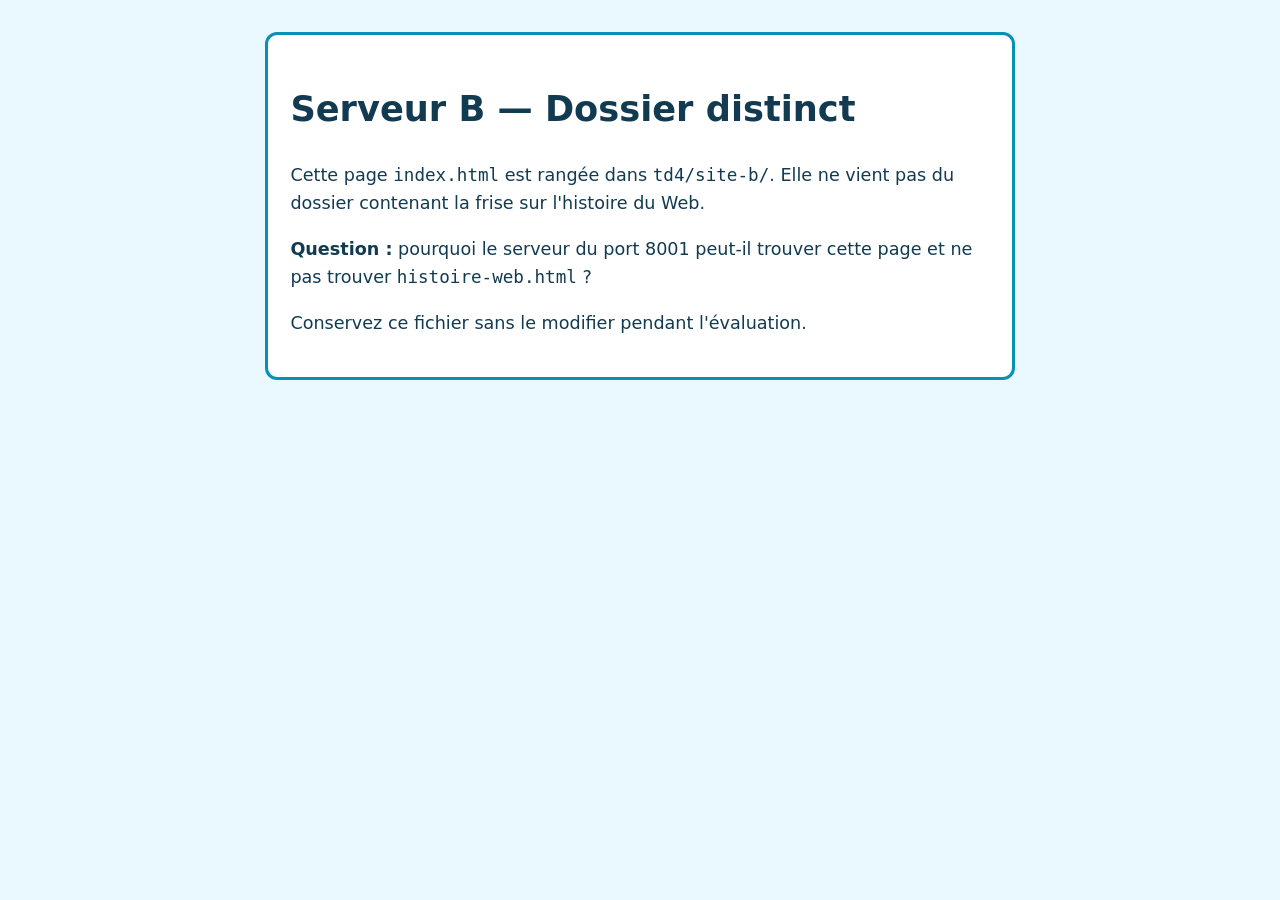
<file: td4/site-b/index.html>
<!doctype html>
<html lang="fr">
<head><meta charset="utf-8"><meta name="viewport" content="width=device-width,initial-scale=1">
<title>Deuxième serveur — BUT TC Toulon</title>
<style>body{font:1.1rem/1.6 system-ui,sans-serif;max-width:750px;padding:2rem;margin:auto;color:#123b52;background:#e9f9ff}main{background:white;padding:1.4rem;border:3px solid #0891b2;border-radius:12px}</style>
</head>
<body><main>
<h1>Serveur B — Dossier distinct</h1>
<p>Cette page <code>index.html</code> est rangée dans <code>td4/site-b/</code>. Elle ne vient pas du dossier contenant la frise sur l'histoire du Web.</p>
<p><strong>Question :</strong> pourquoi le serveur du port 8001 peut-il trouver cette page et ne pas trouver <code>histoire-web.html</code> ?</p>
<p>Conservez ce fichier sans le modifier pendant l'évaluation.</p>
</main></body>
</html>
</file>
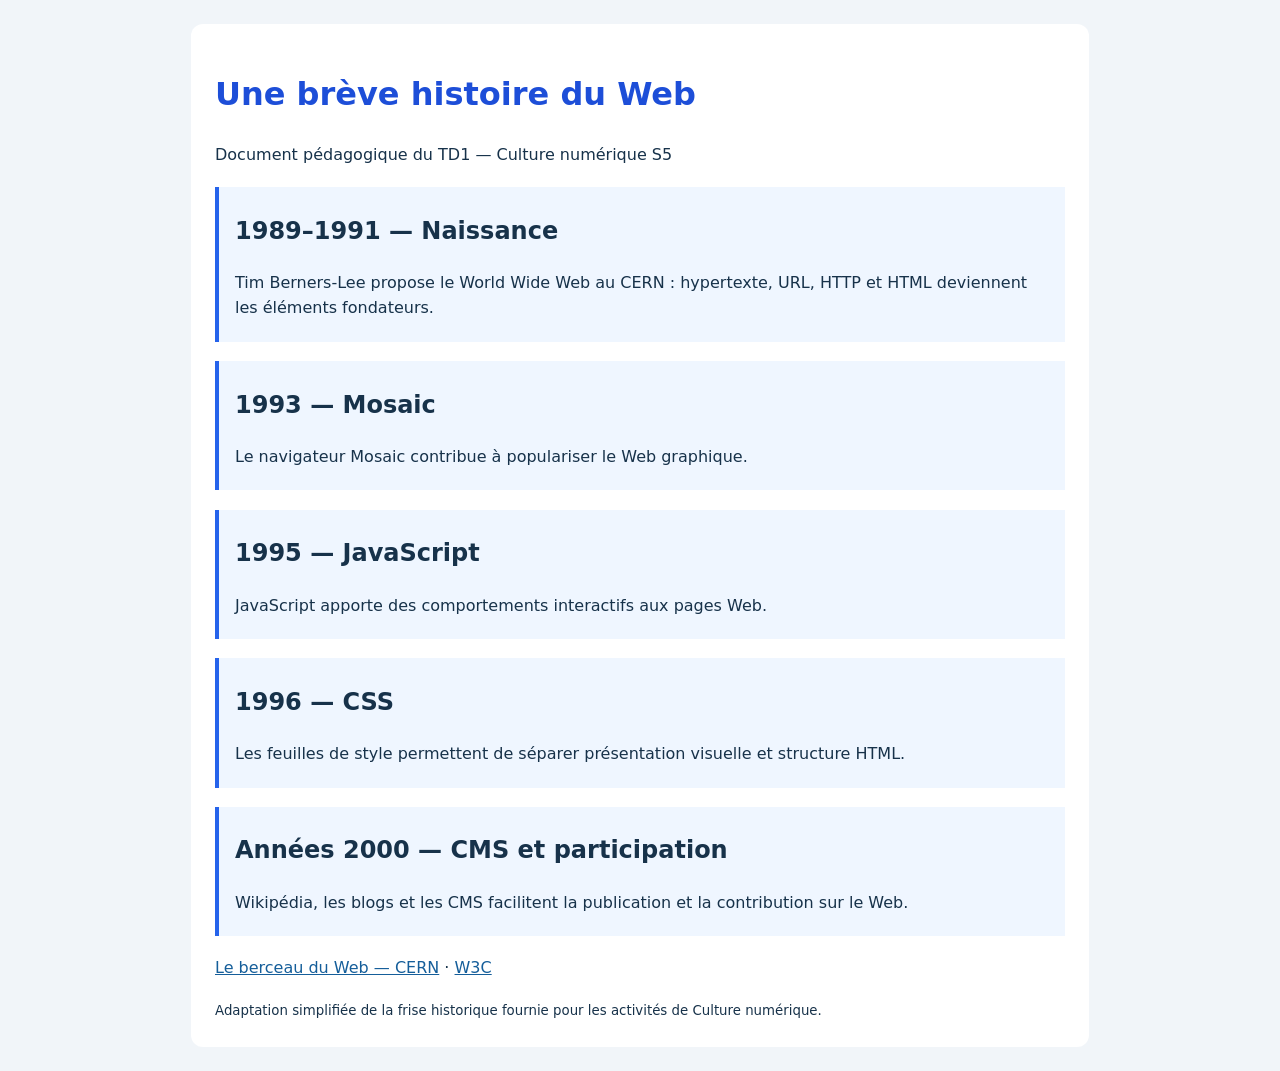
<file: frise-histoire-web.html>
<!doctype html>
<html lang="fr"><head><meta charset="utf-8"><meta name="viewport" content="width=device-width,initial-scale=1">
<title>Une brève histoire du Web</title>
<style>body{font:1rem/1.6 system-ui,sans-serif;background:#f1f5f9;color:#17324a;padding:1rem}main{max-width:850px;background:white;margin:auto;padding:1.5rem;border-radius:12px}article{border-left:4px solid #2563eb;background:#eff6ff;padding:.3rem 1rem;margin:1.2rem 0}h1{color:#1d4ed8}a{color:#155e9a}</style></head>
<body><main><header><h1>Une brève histoire du Web</h1><p>Document pédagogique du TD1 — Culture numérique S5</p></header>
<section aria-label="Frise historique">
<article><h2>1989–1991 — Naissance</h2><p>Tim Berners-Lee propose le World Wide Web au CERN : hypertexte, URL, HTTP et HTML deviennent les éléments fondateurs.</p></article>
<article><h2>1993 — Mosaic</h2><p>Le navigateur Mosaic contribue à populariser le Web graphique.</p></article>
<article><h2>1995 — JavaScript</h2><p>JavaScript apporte des comportements interactifs aux pages Web.</p></article>
<article><h2>1996 — CSS</h2><p>Les feuilles de style permettent de séparer présentation visuelle et structure HTML.</p></article>
<article><h2>Années 2000 — CMS et participation</h2><p>Wikipédia, les blogs et les CMS facilitent la publication et la contribution sur le Web.</p></article>
</section><p><a href="https://home.cern/fr/science/computing/birth-web/where-web-was-born/">Le berceau du Web — CERN</a> · <a href="https://www.w3.org/">W3C</a></p>
<footer><small>Adaptation simplifiée de la frise historique fournie pour les activités de Culture numérique.</small></footer></main></body></html>
</file>
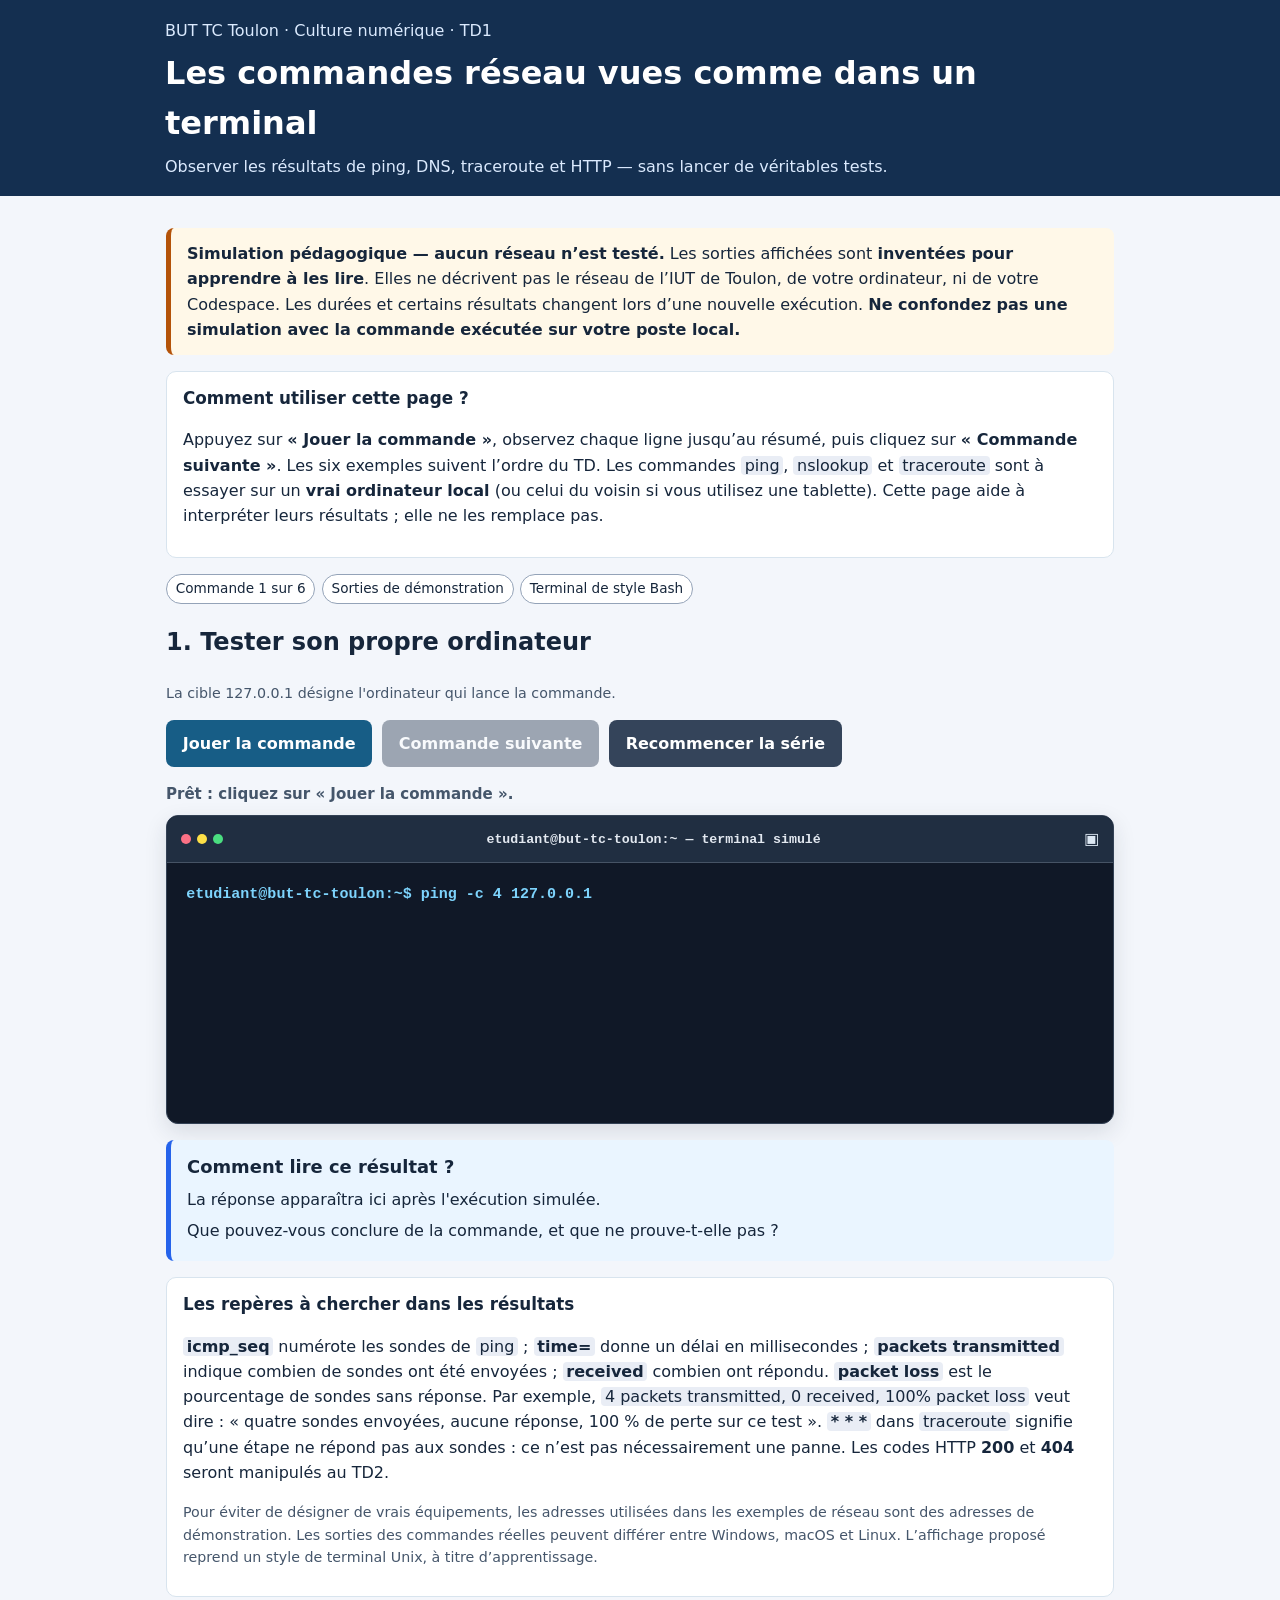
<file: td1/terminal-reseau.html>
<!doctype html>
<html lang="fr">
<head>
  <meta charset="utf-8">
  <meta name="viewport" content="width=device-width, initial-scale=1">
  <title>TD1 — Simulateur de terminal réseau — BUT TC Toulon</title>
  <style>
    :root{color-scheme:light;--paper:#f3f6fb;--ink:#16263b;--muted:#45566b;--accent:#175d86;--terminal:#101827;--terminalInk:#dce7f2}
    *{box-sizing:border-box}
    body{margin:0;background:var(--paper);color:var(--ink);font:1rem/1.58 system-ui,-apple-system,Segoe UI,sans-serif}
    main{max-width:980px;margin:auto;padding:1rem 1rem 3rem}
    header{background:#142f50;color:white;padding:1.1rem max(1rem,calc((100% - 950px)/2));}
    header h1{font-size:clamp(1.5rem,3vw,2rem);margin:.3rem 0}
    header p{margin:0;color:#dbeafe}
    .warning{border-left:5px solid #b45309;background:#fff8e8;padding:.8rem 1rem;margin:1rem 0;border-radius:8px}
    .info{border:1px solid #d8e4ee;background:white;border-radius:10px;padding:.8rem 1rem}
    .info h2{font-size:1.05rem;margin:0 0 .35rem}
    code{font:inherit;background:#e9edf5;border-radius:4px;padding:0 .23rem}
    .control{display:flex;gap:.6rem;flex-wrap:wrap;align-items:center;margin:1rem 0}
    button{background:var(--accent);color:white;border:0;border-radius:8px;padding:.68rem 1.05rem;font:inherit;font-weight:650;cursor:pointer}
    button.secondary{background:#34445a}
    button:disabled{opacity:.45;cursor:not-allowed}
    button:focus-visible,a:focus-visible{outline:3px solid #d97706;outline-offset:3px}
    #status{margin:0 0 .5rem;font-size:.94rem;font-weight:650;color:var(--muted)}
    .shell{background:var(--terminal);color:var(--terminalInk);border:1px solid #334155;border-radius:12px;overflow:hidden;box-shadow:0 8px 22px #1e293b20}
    .shell-head{background:#202e41;border-bottom:1px solid #465365;display:flex;align-items:center;justify-content:space-between;gap:1rem;padding:.65rem .85rem}
    .dots{display:flex;gap:.35rem}.dot{height:.65rem;width:.65rem;background:#fb7185;border-radius:50%}.dot:nth-child(2){background:#fde047}.dot:nth-child(3){background:#4ade80}
    .shell-head strong{font:600 .83rem ui-monospace,SFMono-Regular,Consolas,monospace;color:#e2e8f0}
    pre{margin:0;min-height:260px;padding:1.2rem;overflow:auto;white-space:pre-wrap;overflow-wrap:anywhere;font:clamp(.8rem,1.7vw,.94rem)/1.72 ui-monospace,SFMono-Regular,Consolas,"Liberation Mono",monospace}
    .line{display:block;white-space:pre-wrap}.prompt{color:#7dd3fc;font-weight:650}.reply{color:#bbf7d0}.alert{color:#fdba74}.summary{color:#fef08a;font-weight:650}.neutral{color:#dce7f2}
    .interpret{margin:1rem 0;background:#eaf5ff;border-left:5px solid #2563eb;border-radius:8px;padding:.8rem 1rem}
    .interpret h2{font-size:1.12rem;margin:0 0 .3rem}
    .interpret p{margin:.35rem 0}
    .readout{display:flex;gap:.4rem;flex-wrap:wrap;margin:1rem 0}
    .tag{border:1px solid #94a3b8;padding:.2rem .55rem;border-radius:25px;font-size:.85rem;background:#fff}
    .small{font-size:.89rem;color:var(--muted)}
    @media(max-width:620px){main{padding:.75rem .7rem 2rem}.control button{flex-grow:1}pre{padding:.8rem;min-height:215px}.shell-head{padding:.5rem}}
    @media(prefers-reduced-motion:reduce){*{scroll-behavior:auto!important}}
  </style>
</head>
<body>
<header><p>BUT TC Toulon · Culture numérique · TD1</p><h1>Les commandes réseau vues comme dans un terminal</h1><p>Observer les résultats de ping, DNS, traceroute et HTTP — sans lancer de véritables tests.</p></header>
<main>
  <div class="warning" role="note"><strong>Simulation pédagogique — aucun réseau n’est testé.</strong> Les sorties affichées sont <strong>inventées pour apprendre à les lire</strong>. Elles ne décrivent pas le réseau de l’IUT de Toulon, de votre ordinateur, ni de votre Codespace. Les durées et certains résultats changent lors d’une nouvelle exécution. <strong>Ne confondez pas une simulation avec la commande exécutée sur votre poste local.</strong></div>
  <div class="info"><h2>Comment utiliser cette page ?</h2><p>Appuyez sur <strong>« Jouer la commande »</strong>, observez chaque ligne jusqu’au résumé, puis cliquez sur <strong>« Commande suivante »</strong>. Les six exemples suivent l’ordre du TD. Les commandes <code>ping</code>, <code>nslookup</code> et <code>traceroute</code> sont à essayer sur un <strong>vrai ordinateur local</strong> (ou celui du voisin si vous utilisez une tablette). Cette page aide à interpréter leurs résultats ; elle ne les remplace pas.</p></div>
  <div class="readout"><span class="tag" id="position">Commande 1 sur 6</span><span class="tag">Sorties de démonstration</span><span class="tag">Terminal de style Bash</span></div>
  <h2 id="scenario-title">1. Tester son propre ordinateur</h2>
  <p class="small" id="objective">Une adresse spéciale permet à un ordinateur de se répondre à lui-même.</p>
  <div class="control">
    <button type="button" id="run">Jouer la commande</button>
    <button type="button" id="next" class="secondary" disabled>Commande suivante</button>
    <button type="button" id="reset" class="secondary">Recommencer la série</button>
  </div>
  <p id="status" role="status" aria-live="polite">Exemple prêt. Cliquez sur « Jouer la commande ».</p>
  <div class="shell" aria-labelledby="terminal-title">
    <div class="shell-head"><span class="dots" aria-hidden="true"><span class="dot"></span><span class="dot"></span><span class="dot"></span></span><strong id="terminal-title">etudiant@but-tc-toulon:~ — terminal simulé</strong><span aria-hidden="true">▣</span></div>
    <pre id="terminal" role="log" aria-live="off" aria-label="Sortie simulée de la commande réseau"><span class="prompt">etudiant@but-tc-toulon:~$</span> <span class="neutral"># choisissez « Jouer la commande »</span></pre>
  </div>
  <div class="interpret" aria-live="polite">
    <h2>Comment lire ce résultat ?</h2>
    <p id="interpretation">La question est : que permet de vérifier une réponse provenant de son propre ordinateur ?</p>
    <p id="limite"><strong>Attention :</strong> une réponse locale ne démontre pas que la connexion Internet fonctionne.</p>
  </div>
  <div class="info">
    <h2>Les repères à chercher dans les résultats</h2>
    <p><strong><code>icmp_seq</code></strong> numérote les sondes de <code>ping</code> ; <strong><code>time=</code></strong> donne un délai en millisecondes ; <strong><code>packets transmitted</code></strong> indique combien de sondes ont été envoyées ; <strong><code>received</code></strong> combien ont répondu. <strong><code>packet loss</code></strong> est le pourcentage de sondes sans réponse. Par exemple, <code>4 packets transmitted, 0 received, 100% packet loss</code> veut dire : « quatre sondes envoyées, aucune réponse, 100 % de perte sur ce test ». <strong><code>* * *</code></strong> dans <code>traceroute</code> signifie qu’une étape ne répond pas aux sondes : ce n’est pas nécessairement une panne. Les codes HTTP <strong>200</strong> et <strong>404</strong> seront manipulés au TD2.</p>
    <p class="small">Pour éviter de désigner de vrais équipements, les adresses utilisées dans les exemples de réseau sont des adresses de démonstration. Les sorties des commandes réelles peuvent différer entre Windows, macOS et Linux. L’affichage proposé reprend un style de terminal Unix, à titre d’apprentissage.</p>
  </div>
</main>
<script>
(function () {
  "use strict";
  var scenarios = [
    {label:"Tester son propre ordinateur", objective:"La cible 127.0.0.1 désigne l'ordinateur qui lance la commande.", cmd:"ping -c 4 127.0.0.1", type:"loop",
      good:"Quatre sondes ont été envoyées et quatre réponses sont revenues. Le résumé annonce 0 % de perte. La commande teste le fonctionnement de la communication avec la machine elle-même.",
      limit:"Cela ne démontre pas que l'ordinateur peut communiquer avec Internet."},
    {label:"Observer une cible qui ne répond pas", objective:"La cible 198.51.100.42 est une adresse choisie pour cette démonstration, pas un ordinateur de l'IUT.", cmd:"ping -c 4 198.51.100.42", type:"loss",
      good:"Quatre sondes ont été envoyées et aucune réponse n'est revenue. « 100% packet loss » signifie que les quatre sondes sont restées sans réponse.",
      limit:"Il est impossible de conclure que tout Internet est en panne : les réponses peuvent être bloquées ou la cible inaccessible."},
    {label:"Faire correspondre un nom et une adresse IP", objective:"Le DNS retrouve une adresse à partir d'un nom de domaine.", cmd:"nslookup example.org", type:"dns",
      good:"La sortie montre un serveur DNS interrogé et une adresse IP associée au nom example.org. Dans cette simulation, les adresses sont inventées pour l'exemple.",
      limit:"Obtenir une adresse IP par DNS ne garantit pas que la page Web de ce nom fonctionne."},
    {label:"Observer des étapes sur le trajet réseau", objective:"Traceroute essaie d'afficher les équipements intermédiaires qui répondent.", cmd:"traceroute example.org", type:"route",
      good:"Les numéros 1, 2, 3… désignent des étapes. Les temps en ms sont les délais des sondes. Une ligne « * * * » signifie qu'aucune des sondes de cette étape n'a reçu de réponse.",
      limit:"Une étape sans réponse n'indique pas à elle seule que le trajet est interrompu. Certains équipements ne répondent pas."},
    {label:"Un document trouvé par un serveur Web (aperçu TD2)", objective:"curl est un client HTTP : -I ne demande que les en-têtes de la réponse.", cmd:"curl -I http://127.0.0.1:8000/td1/frise-histoire-web.html", type:"ok",
      good:"Le serveur répond « 200 OK » : il a trouvé la ressource demandée à cette adresse.",
      limit:"Ce résultat simulé n'indique pas qu'un véritable serveur est déjà lancé sur votre Codespace. Nous l'utiliserons réellement au TD2."},
    {label:"Un document absent du serveur Web (aperçu TD2)", objective:"Une URL différente peut désigner un fichier absent.", cmd:"curl -I http://127.0.0.1:8000/td1/page-absente.html", type:"notfound",
      good:"« 404 Not Found » signifie que la ressource demandée à cette URL n'a pas été trouvée par le serveur.",
      limit:"404 ne signifie ni que le navigateur est en panne, ni qu'Internet est coupé."}
  ];
  var index = 0, busy = false, generation = 0;
  var log = document.getElementById("terminal");
  var run = document.getElementById("run");
  var next = document.getElementById("next");
  var reset = document.getElementById("reset");
  var reducedMotion = window.matchMedia && window.matchMedia("(prefers-reduced-motion: reduce)").matches;
  function write(text, style) {
    var span = document.createElement("span");
    span.className = "line " + (style || "neutral");
    span.textContent = text;
    log.appendChild(span);
    log.scrollTop = log.scrollHeight;
  }
  function between(a,b){return a+Math.random()*(b-a);}
  function ms(a,b){return between(a,b).toFixed(3);}
  function sceneLines(sc) {
    var lines = [], packets = 4, received = 0, times = [], n, t;
    if (sc.type === "loop" || sc.type === "loss") {
      var address = sc.type === "loop" ? "127.0.0.1" : "198.51.100.42";
      lines.push(["PING "+address+" ("+address+") 56(84) bytes of data.","neutral"]);
      for (n = 1; n <= packets; n++) {
        if (sc.type === "loop") {
          t = between(0.03,0.095);
          times.push(t);
          received++;
          lines.push(["64 bytes from "+address+": icmp_seq="+n+" ttl=64 time="+t.toFixed(3)+" ms","reply"]);
        } else {
          lines.push(["Request timeout for icmp_seq="+n,"alert"]);
        }
      }
      lines.push(["","neutral"]);
      lines.push(["--- "+address+" ping statistics ---","summary"]);
      lines.push([packets+" packets transmitted, "+received+" received, "+(100*(packets-received)/packets).toFixed(0)+"% packet loss","summary"]);
      if (times.length) {
        var min=Math.min.apply(null,times), max=Math.max.apply(null,times), sum=times.reduce(function(a,b){return a+b;},0);
        lines.push(["rtt min/avg/max = "+min.toFixed(3)+"/"+(sum/times.length).toFixed(3)+"/"+max.toFixed(3)+" ms","neutral"]);
      }
    } else if (sc.type === "dns") {
      lines = [
        ["Server:         192.0.2.53","neutral"],
        ["Address:        192.0.2.53#53","neutral"],
        ["","neutral"],
        ["Non-authoritative answer:","neutral"],
        ["Name:           example.org","reply"],
        ["Address:        198.51.100.15","reply"]
      ];
    } else if (sc.type === "route") {
      lines = [
        ["traceroute to example.org (198.51.100.15), 30 hops max, 60 byte packets","neutral"],
        [" 1  192.0.2.1       "+ms(0.5,2.0)+" ms   "+ms(0.5,2.0)+" ms   "+ms(0.5,2.0)+" ms","reply"],
        [" 2  * * *","alert"],
        [" 3  198.51.100.1    "+ms(12,17)+" ms  "+ms(12,17)+" ms  "+ms(12,17)+" ms","reply"],
        [" 4  198.51.100.15   "+ms(17,22)+" ms  "+ms(17,22)+" ms  "+ms(17,22)+" ms","reply"]
      ];
    } else {
      var found = sc.type === "ok";
      lines = [
        ["HTTP/1.0 "+(found?"200 OK":"404 File not found"),found?"reply":"alert"],
        ["Server: SimpleHTTP/0.6 Python/3.12.0","neutral"],
        ["Content-type: "+(found?"text/html":"text/html;charset=utf-8"),"neutral"],
        ["","neutral"]
      ];
    }
    return lines;
  }
  function showScenario() {
    var s=scenarios[index];
    document.getElementById("position").textContent="Commande "+(index+1)+" sur "+scenarios.length;
    document.getElementById("scenario-title").textContent=(index+1)+". "+s.label;
    document.getElementById("objective").textContent=s.objective;
    document.getElementById("interpretation").textContent="La réponse apparaîtra ici après l'exécution simulée.";
    document.getElementById("limite").textContent="Que pouvez-vous conclure de la commande, et que ne prouve-t-elle pas ?";
    log.textContent="";
    write("etudiant@but-tc-toulon:~$ "+s.cmd,"prompt");
    run.disabled=false;
    next.disabled=true;
    next.textContent=index===scenarios.length-1?"Fin de la série":"Commande suivante";
    document.getElementById("status").textContent="Prêt : cliquez sur « Jouer la commande ».";
  }
  function play() {
    if (busy) return;
    var local=++generation, sc=scenarios[index], lines=sceneLines(sc), i=0;
    busy=true;run.disabled=true;next.disabled=true;
    log.textContent="";
    write("etudiant@but-tc-toulon:~$ "+sc.cmd,"prompt");
    document.getElementById("status").textContent="Simulation en cours : affichage progressif des lignes…";
    function tick() {
      if (local!==generation) return;
      if (i<lines.length) {
        write(lines[i][0],lines[i][1]);i++;
        window.setTimeout(tick,reducedMotion?0:between(155,340));
      } else {
        busy=false;run.disabled=false;
        next.disabled=index>=scenarios.length-1;
        document.getElementById("status").textContent="Simulation terminée : lisez le résumé et son interprétation.";
        document.getElementById("interpretation").textContent=sc.good;
        document.getElementById("limite").textContent="Limite : "+sc.limit;
      }
    }
    window.setTimeout(tick,reducedMotion?0:200);
  }
  run.addEventListener("click",play);
  next.addEventListener("click",function(){if(busy||index>=scenarios.length-1)return;index++;showScenario();play();});
  reset.addEventListener("click",function(){generation++;busy=false;index=0;showScenario();});
  showScenario();
}());
</script>
</body>
</html>
</file>
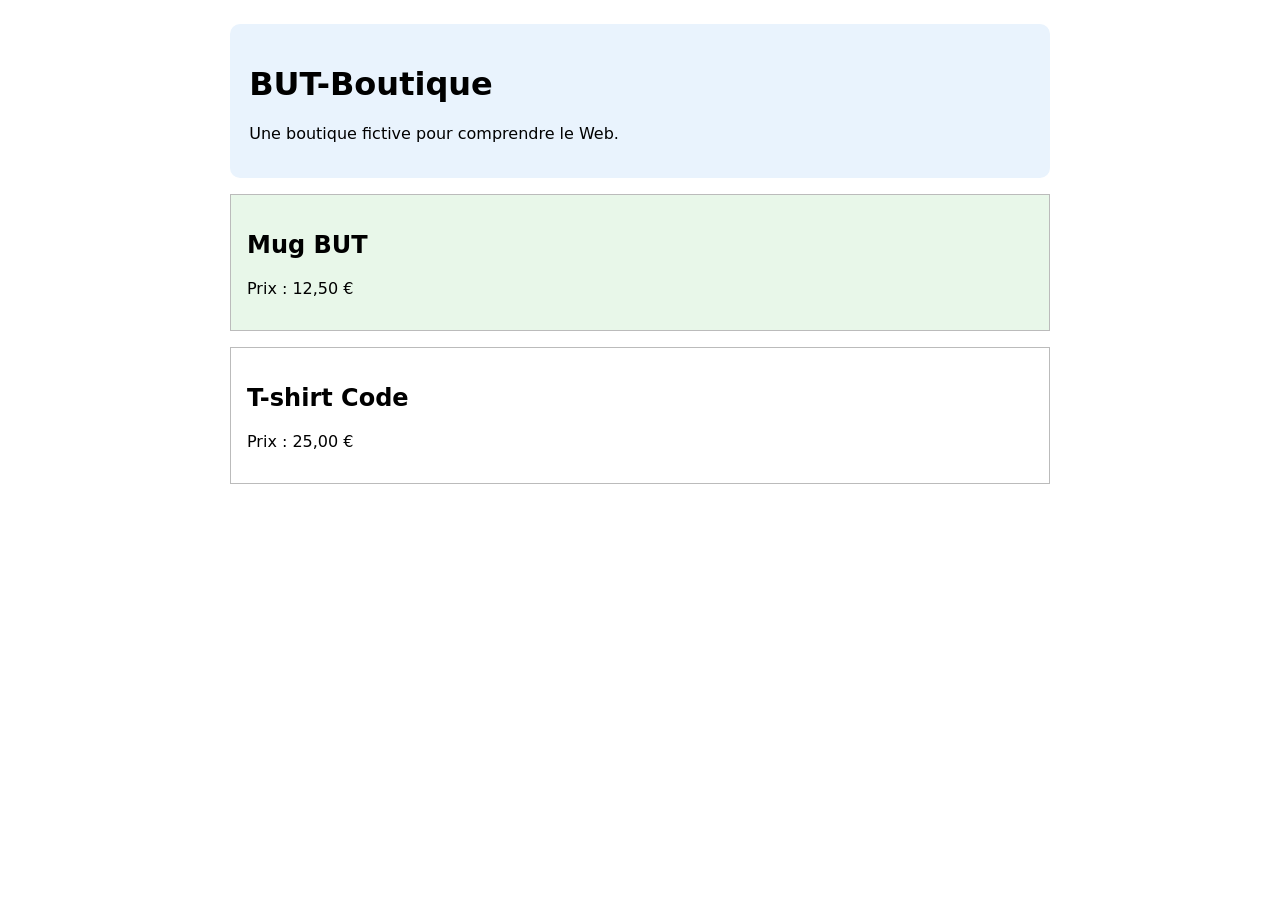
<file: td2/but-boutique.html>
<!doctype html>
<html lang="fr">
<head>
  <meta charset="utf-8">
  <meta name="viewport" content="width=device-width, initial-scale=1">
  <title>BUT-Boutique — catalogue</title>
  <style>
    body { font-family: system-ui, sans-serif; max-width: 820px; margin: auto; padding: 1.5rem; }
    header { background: #e9f3fd; padding: 1.2rem; border-radius: 10px; }
    .produit { padding: 1rem; margin: 1rem 0; border: 1px solid #bbb; }
    #promo { background: #e8f7e9; }
    a:hover { text-decoration: underline; }
  </style>
</head>
<body>
  <header><h1>BUT-Boutique</h1><p>Une boutique fictive pour comprendre le Web.</p></header>
  <main>
    <section class="produit" id="promo"><h2>Mug BUT</h2><p>Prix : 12,50 €</p></section>
    <section class="produit"><h2>T-shirt Code</h2><p>Prix : 25,00 €</p></section>
    <!-- Travail du TD2 : complétez les contenus demandés sans supprimer les sections présentes. -->
  </main>
</body>
</html>
</file>
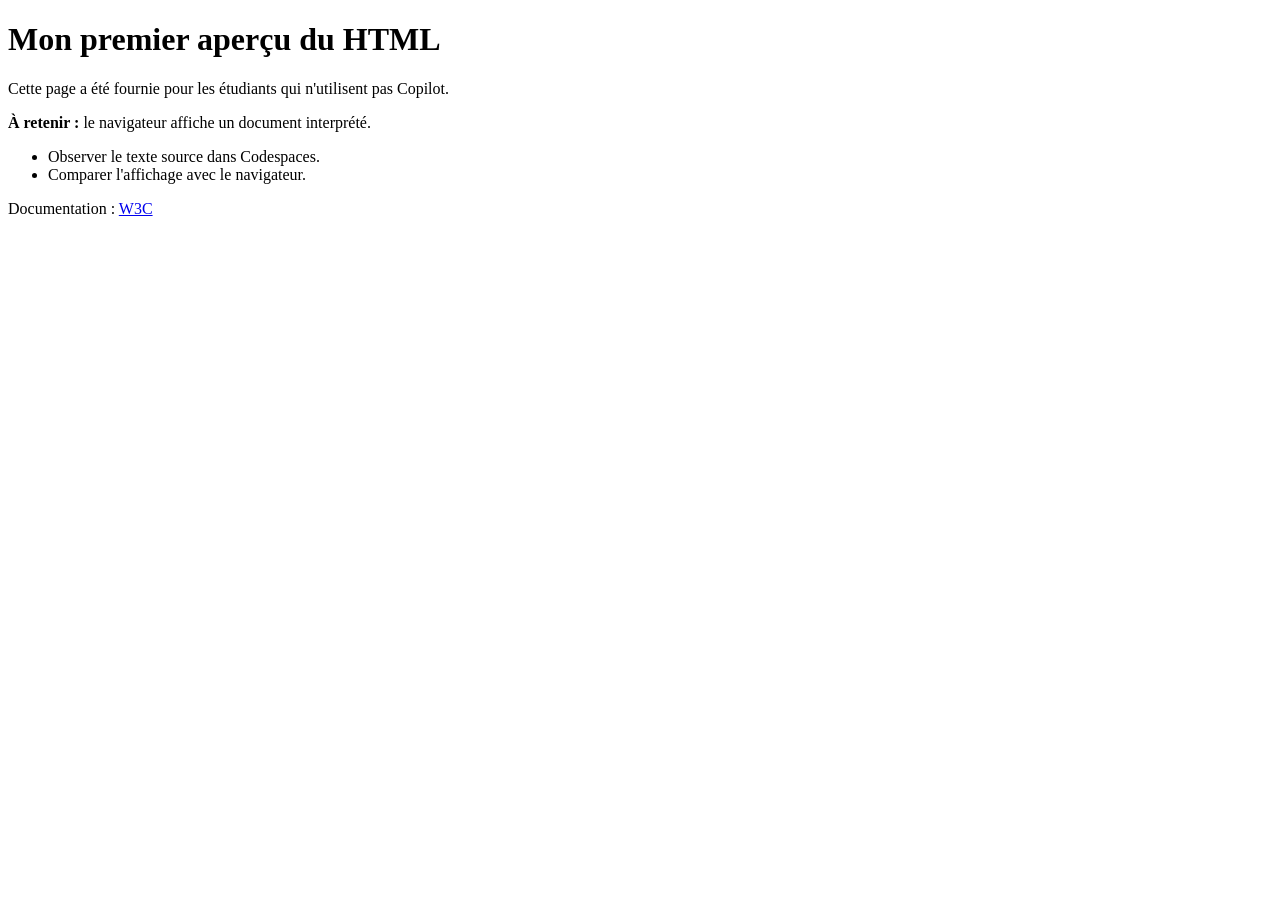
<file: td2/guide-html-sans-copilot.html>
<!doctype html>
<html lang="fr">
<head>
  <meta charset="utf-8">
  <!-- Le titre de l'onglet n'est pas le titre visible dans la page. -->
  <title>Découvrir quelques balises HTML</title>
</head>
<body>
  <!-- h1 désigne le titre principal visible du document. -->
  <h1>Mon premier aperçu du HTML</h1>

  <!-- p sert à écrire un paragraphe. -->
  <p>Cette page a été fournie pour les étudiants qui n'utilisent pas Copilot.</p>

  <!-- strong marque un passage important. -->
  <p><strong>À retenir :</strong> le navigateur affiche un document interprété.</p>

  <!-- ul et li organisent une liste non numérotée. -->
  <ul>
    <li>Observer le texte source dans Codespaces.</li>
    <li>Comparer l'affichage avec le navigateur.</li>
  </ul>

  <!-- Complétez ici, dans votre copie guide-html.html,
       un commentaire qui explique le rôle d'un lien HTML. -->
  <p>Documentation : <a href="https://www.w3.org/">W3C</a></p>
</body>
</html>
</file>
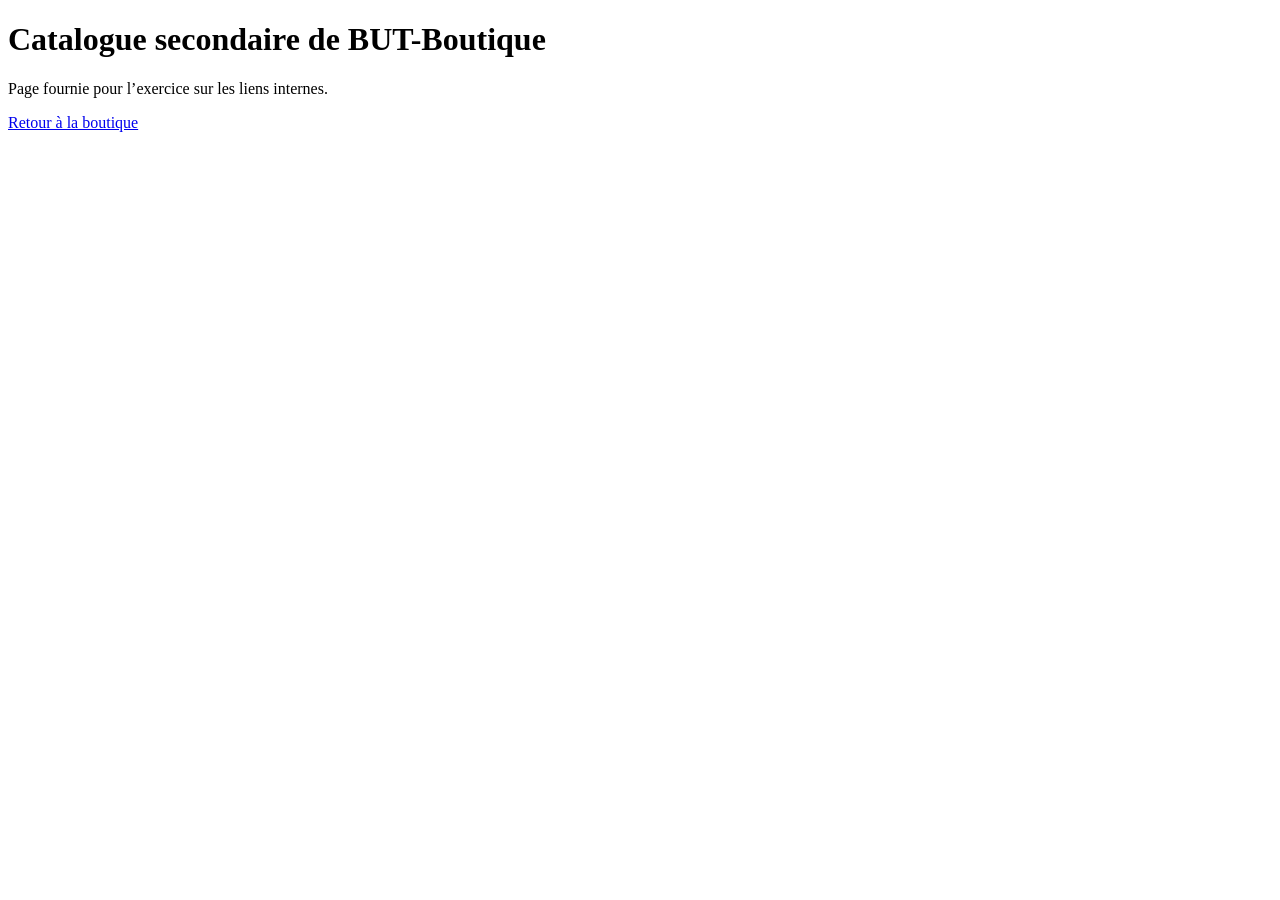
<file: td2/produits.html>
<!doctype html><html lang="fr"><head><meta charset="utf-8"><title>BUT-Boutique — produits</title></head><body><main><h1>Catalogue secondaire de BUT-Boutique</h1><p>Page fournie pour l’exercice sur les liens internes.</p><a href="but-boutique.html">Retour à la boutique</a></main></body></html>
</file>
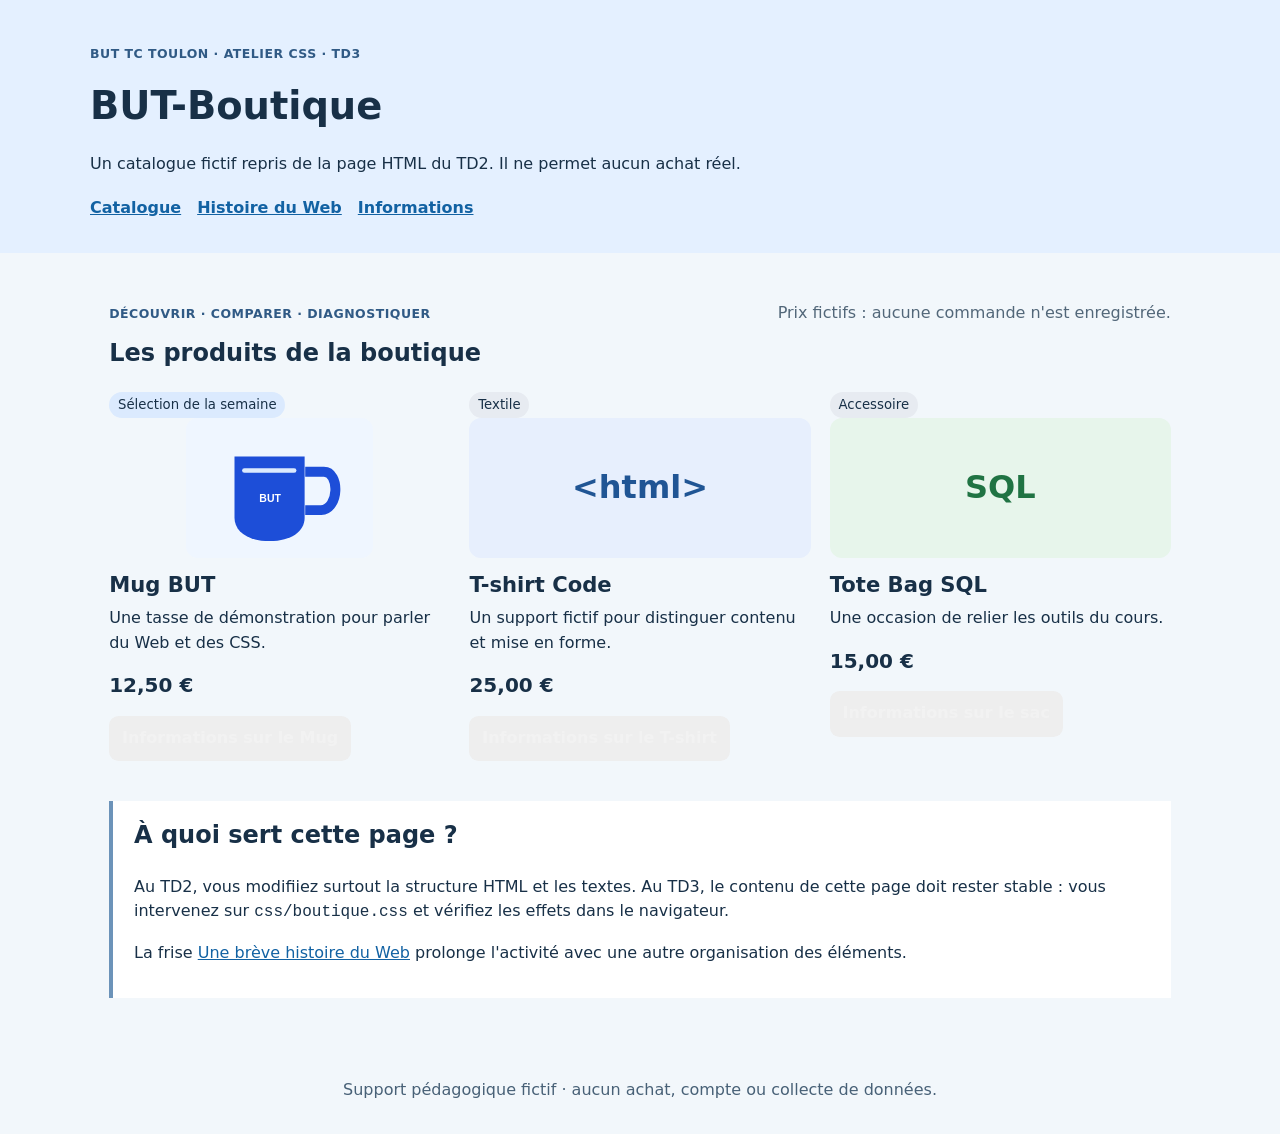
<file: td3/but-boutique.html>
<!doctype html>
<html lang="fr">
<head>
  <meta charset="utf-8">
  <meta name="viewport" content="width=device-width,initial-scale=1">
  <title>BUT-Boutique — diagnostic CSS (TD3)</title>
  <link rel="stylesheet" href="css/boutique.css">
</head>
<body>
  <a class="lien-saut" href="#contenu">Aller au catalogue</a>
  <header class="entete">
    <p class="etiquette">BUT TC Toulon · Atelier CSS · TD3</p>
    <h1>BUT-Boutique</h1>
    <p>Un catalogue fictif repris de la page HTML du TD2. Il ne permet aucun achat réel.</p>
    <nav aria-label="Navigation de l'atelier">
      <a href="#catalogue">Catalogue</a>
      <a href="frise-web.html">Histoire du Web</a>
      <a href="#informations">Informations</a>
    </nav>
  </header>

  <main id="contenu">
    <section id="catalogue" aria-labelledby="titre-catalogue">
      <div class="section-titre">
        <div>
          <p class="etiquette">Découvrir · comparer · diagnostiquer</p>
          <h2 id="titre-catalogue">Les produits de la boutique</h2>
        </div>
        <p class="mention">Prix fictifs : aucune commande n'est enregistrée.</p>
      </div>
      <div class="grille-produits">
        <article class="produit" id="promo" data-reference="P01">
          <span class="pastille">Sélection de la semaine</span>
          <img src="images/mug.svg" alt="Illustration schématique du Mug BUT bleu" width="320" height="240">
          <h3>Mug BUT</h3>
          <p>Une tasse de démonstration pour parler du Web et des CSS.</p>
          <p class="prix">12,50 €</p>
          <a class="action" href="#informations">Informations sur le Mug</a>
        </article>
        <article class="produit" data-reference="P03">
          <span class="pastille pastille--neutre">Textile</span>
          <div class="visuel-texte" aria-hidden="true">&lt;html&gt;</div>
          <h3>T-shirt Code</h3>
          <p>Un support fictif pour distinguer contenu et mise en forme.</p>
          <p class="prix">25,00 €</p>
          <a class="action" href="#informations">Informations sur le T-shirt</a>
        </article>
        <article class="produit" data-reference="P05">
          <span class="pastille pastille--neutre">Accessoire</span>
          <div class="visuel-texte visuel-texte--vert" aria-hidden="true">SQL</div>
          <h3>Tote Bag SQL</h3>
          <p>Une occasion de relier les outils du cours.</p>
          <p class="prix">15,00 €</p>
          <a class="action" href="#informations">Informations sur le sac</a>
        </article>
      </div>
    </section>

    <section id="informations" class="information" aria-labelledby="titre-infos">
      <h2 id="titre-infos">À quoi sert cette page ?</h2>
      <p>Au TD2, vous modifiiez surtout la structure HTML et les textes. Au TD3, le contenu de cette page doit rester stable : vous intervenez sur <code>css/boutique.css</code> et vérifiez les effets dans le navigateur.</p>
      <p>La frise <a href="frise-web.html">Une brève histoire du Web</a> prolonge l'activité avec une autre organisation des éléments.</p>
    </section>
  </main>
  <footer><p>Support pédagogique fictif · aucun achat, compte ou collecte de données.</p></footer>
</body>
</html>
</file>
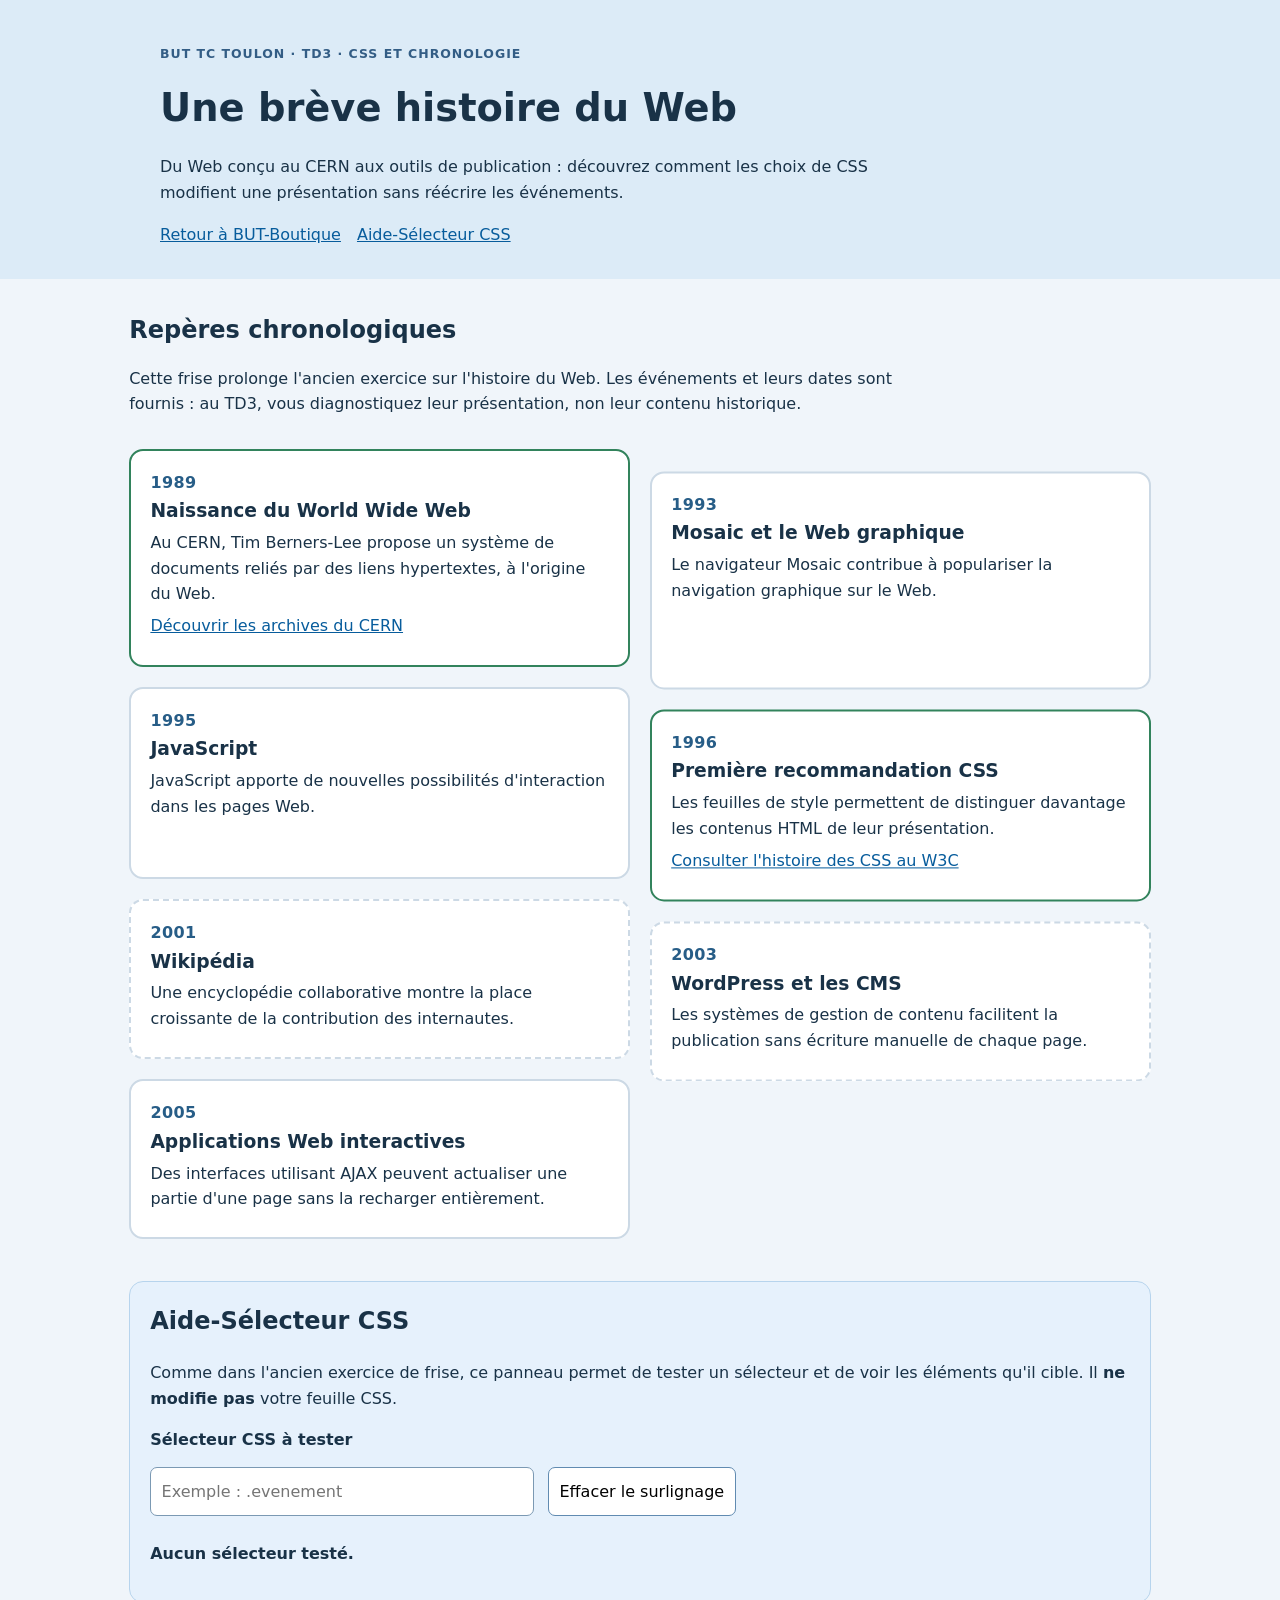
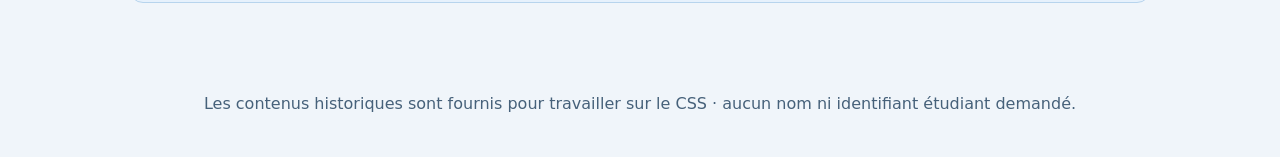
<file: td3/frise-web.html>
<!doctype html>
<html lang="fr">
<head>
  <meta charset="utf-8">
  <meta name="viewport" content="width=device-width,initial-scale=1">
  <title>Une brève histoire du Web — atelier CSS TD3</title>
  <link rel="stylesheet" href="css/frise.css">
  <script defer src="js/aide-selecteur.js"></script>
</head>
<body>
  <a class="lien-saut" href="#chronologie">Aller à la chronologie</a>
  <header class="entete">
    <p class="kicker">BUT TC Toulon · TD3 · CSS et chronologie</p>
    <h1>Une brève histoire du Web</h1>
    <p>Du Web conçu au CERN aux outils de publication : découvrez comment les choix de CSS modifient une présentation sans réécrire les événements.</p>
    <nav aria-label="Navigation"><a href="but-boutique.html">Retour à BUT-Boutique</a><a href="#tester">Aide-Sélecteur CSS</a></nav>
  </header>

  <main>
    <section aria-labelledby="titre-chronologie" class="frise">
      <h2 id="titre-chronologie">Repères chronologiques</h2>
      <p class="intro">Cette frise prolonge l'ancien exercice sur l'histoire du Web. Les événements et leurs dates sont fournis : au TD3, vous diagnostiquez leur présentation, non leur contenu historique.</p>
      <ol class="chronologie" id="chronologie">
        <li class="evenement evenement--jalon" id="web-1989" data-annee="1989">
          <time datetime="1989">1989</time><div class="contenu"><h3>Naissance du World Wide Web</h3><p>Au CERN, Tim Berners-Lee propose un système de documents reliés par des liens hypertextes, à l'origine du Web.</p><p><a href="https://home.cern/science/computing/birth-web">Découvrir les archives du CERN</a></p></div>
        </li>
        <li class="evenement" id="web-1993" data-annee="1993">
          <time datetime="1993">1993</time><div class="contenu"><h3>Mosaic et le Web graphique</h3><p>Le navigateur Mosaic contribue à populariser la navigation graphique sur le Web.</p></div>
        </li>
        <li class="evenement" id="web-1995" data-annee="1995">
          <time datetime="1995">1995</time><div class="contenu"><h3>JavaScript</h3><p>JavaScript apporte de nouvelles possibilités d'interaction dans les pages Web.</p></div>
        </li>
        <li class="evenement evenement--jalon" id="web-1996" data-annee="1996">
          <time datetime="1996">1996</time><div class="contenu"><h3>Première recommandation CSS</h3><p>Les feuilles de style permettent de distinguer davantage les contenus HTML de leur présentation.</p><p><a href="https://www.w3.org/Style/CSS/history.html">Consulter l'histoire des CSS au W3C</a></p></div>
        </li>
        <li class="evenement evenement--publication" id="web-2001" data-annee="2001">
          <time datetime="2001">2001</time><div class="contenu"><h3>Wikipédia</h3><p>Une encyclopédie collaborative montre la place croissante de la contribution des internautes.</p></div>
        </li>
        <li class="evenement evenement--publication" id="web-2003" data-annee="2003">
          <time datetime="2003">2003</time><div class="contenu"><h3>WordPress et les CMS</h3><p>Les systèmes de gestion de contenu facilitent la publication sans écriture manuelle de chaque page.</p></div>
        </li>
        <li class="evenement" id="web-2005" data-annee="2005">
          <time datetime="2005">2005</time><div class="contenu"><h3>Applications Web interactives</h3><p>Des interfaces utilisant AJAX peuvent actualiser une partie d'une page sans la recharger entièrement.</p></div>
        </li>
      </ol>
    </section>

    <aside class="aide-selecteur" id="tester" aria-labelledby="titre-aide" data-aide-selecteur>
      <h2 id="titre-aide">Aide-Sélecteur CSS</h2>
      <p>Comme dans l'ancien exercice de frise, ce panneau permet de tester un sélecteur et de voir les éléments qu'il cible. Il <strong>ne modifie pas</strong> votre feuille CSS.</p>
      <label for="selecteur-a-tester">Sélecteur CSS à tester</label>
      <input id="selecteur-a-tester" type="text" autocomplete="off" spellcheck="false" placeholder="Exemple : .evenement" aria-describedby="resultat-selecteur">
      <button type="button" id="effacer-selection">Effacer le surlignage</button>
      <p id="resultat-selecteur" class="resultat-selecteur" role="status" aria-live="polite">Aucun sélecteur testé.</p>
    </aside>
  </main>
  <footer><p>Les contenus historiques sont fournis pour travailler sur le CSS · aucun nom ni identifiant étudiant demandé.</p></footer>
</body>
</html>
</file>
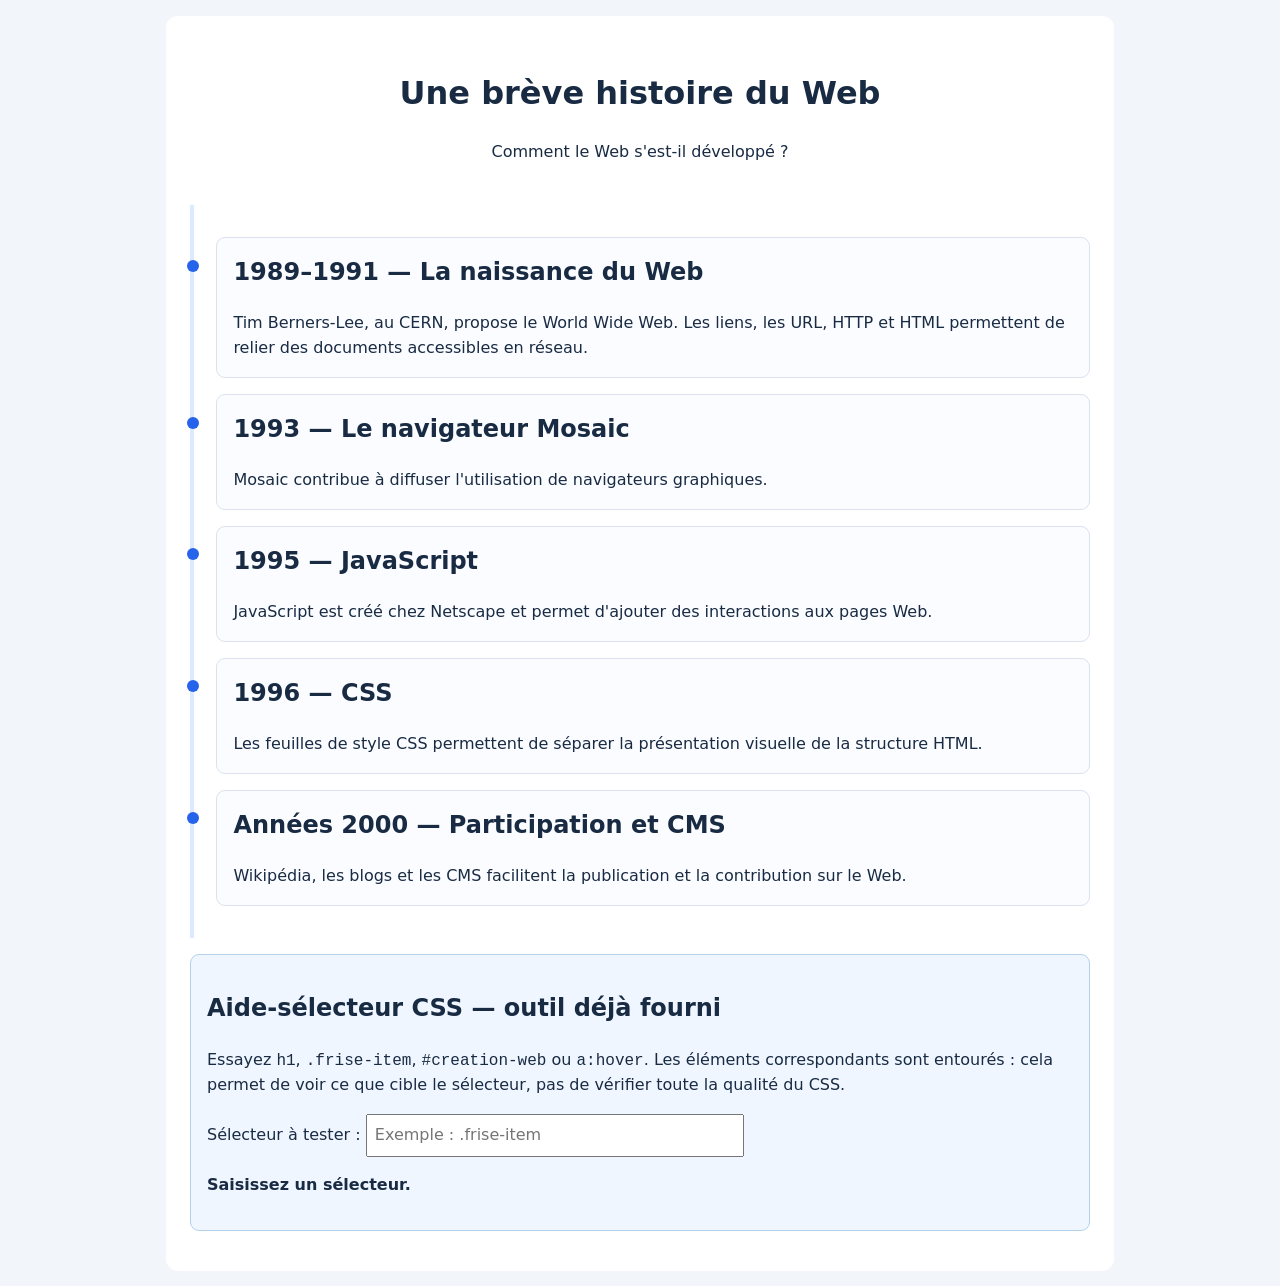
<file: td4/site-a/histoire-web.html>
<!doctype html>
<html lang="fr">
<head>
  <meta charset="utf-8">
  <meta name="viewport" content="width=device-width,initial-scale=1">
  <title>Une brève histoire du Web — BUT TC Toulon</title>
  <!-- CONTRÔLE TD4 : ajoutez ici une balise meta name="description" sans donnée personnelle. -->
  <style id="css-helper-style-target"></style>
  <style id="student-styles">
    /* Styles de départ. Conservez-les : complétez les quatre blocs plus bas. */
    body {font:1rem/1.55 system-ui,sans-serif;margin:0;padding:1rem;background:#f2f5f9;color:#192b43}
    .container {max-width:900px;background:white;margin:auto;padding:1.5rem;border-radius:12px}
    header {text-align:center;padding:.5rem 0}
    .frise-chronologique {position:relative;margin:1rem 0;padding:1rem 0 1rem 1.4rem;border-left:4px solid #dbeafe}
    .frise-item {position:relative;margin:1rem 0;padding:1rem;border:1px solid #dbe2ee;border-radius:9px;background:#fafcff}
    .frise-item::before {content:"";position:absolute;top:1.35rem;left:-1.9rem;width:.75rem;height:.75rem;background:#2563eb;border-radius:50%}
    .contenu h2 {margin-top:0}
    .contenu p {margin:.4rem 0 0}
    a {color:#155e9a}
    .aide-selecteur {margin:1rem auto;background:#eff6ff;border:1px solid #b6d1ec;border-radius:9px;padding:1rem}
    .aide-selecteur input {font:inherit;padding:.45rem;width:min(100%,360px)}
    .aide-selecteur .resultat {font-weight:600;min-height:1.5rem}
    .selector-match {outline:3px solid #c2410c!important;outline-offset:3px!important}
    /* =============================================================
       ÉPREUVE : écrivez au moins deux déclarations CSS dans chacun
       des blocs suivants, sans supprimer les styles de départ.
       Exemple de syntaxe : selecteur { propriete: valeur; }
       ============================================================= */
    h1 {
      /* À compléter : deux propriétés pour le titre principal. */
    }
    .frise-item {
      /* À compléter : deux propriétés pour les entrées de la frise. */
    }
    #creation-web {
      /* À compléter : deux propriétés pour l'événement de 1989-1991. */
    }
    a:hover {
      /* À compléter : deux propriétés pour le survol d'un lien. */
    }
  </style>
</head>
<body>
  <div class="container">
    <header>
      <h1>Une brève histoire du Web</h1>
      <p>Comment le Web s'est-il développé ?</p>
    </header>
    <main>
      <section class="frise-chronologique" aria-label="Quelques étapes de l'histoire du Web">
        <article class="frise-item" id="creation-web">
          <div class="contenu">
            <h2>1989–1991 — La naissance du Web</h2>
            <p>Tim Berners-Lee, au CERN, propose le World Wide Web. Les liens, les URL, HTTP et HTML permettent de relier des documents accessibles en réseau.</p>
          </div>
        </article>
        <article class="frise-item">
          <div class="contenu">
            <h2>1993 — Le navigateur Mosaic</h2>
            <p>Mosaic contribue à diffuser l'utilisation de navigateurs graphiques.</p>
          </div>
        </article>
        <article class="frise-item">
          <div class="contenu">
            <h2>1995 — JavaScript</h2>
            <p>JavaScript est créé chez Netscape et permet d'ajouter des interactions aux pages Web.</p>
          </div>
        </article>
        <article class="frise-item">
          <div class="contenu">
            <h2>1996 — CSS</h2>
            <p>Les feuilles de style CSS permettent de séparer la présentation visuelle de la structure HTML.</p>
          </div>
        </article>
        <article class="frise-item">
          <div class="contenu">
            <h2>Années 2000 — Participation et CMS</h2>
            <p>Wikipédia, les blogs et les CMS facilitent la publication et la contribution sur le Web.</p>
          </div>
        </article>
      </section>
      <!-- CONTRÔLE TD4 : ajoutez sous la frise une section contenant :
           1) une image avec un alt pertinent (asset : images/mosaic.svg) ;
           2) un tableau comparatif (au moins 3 lignes, 2 colonnes) ;
           3) un lien vers une source extérieure pertinente, sans donnée personnelle. -->
    </main>
    <aside class="aide-selecteur" aria-label="Aide pour retrouver un sélecteur CSS">
      <h2>Aide-sélecteur CSS — outil déjà fourni</h2>
      <p>Essayez <code>h1</code>, <code>.frise-item</code>, <code>#creation-web</code> ou <code>a:hover</code>. Les éléments correspondants sont entourés : cela permet de voir ce que cible le sélecteur, pas de vérifier toute la qualité du CSS.</p>
      <label for="css-helper-input">Sélecteur à tester :</label>
      <input id="css-helper-input" placeholder="Exemple : .frise-item" autocomplete="off">
      <p class="resultat" id="css-helper-result" role="status" aria-live="polite">Saisissez un sélecteur.</p>
    </aside>
  </div>
  <script>
    /* Fonctionnement du panneau d'aide fourni. Ne pas modifier pendant le contrôle. */
    const input = document.getElementById('css-helper-input');
    const result = document.getElementById('css-helper-result');
    let selected = [];
    input.addEventListener('input', () => {
      selected.forEach(element => element.classList.remove('selector-match'));
      selected = [];
      const selector = input.value.trim();
      if (!selector) { result.textContent = 'Saisissez un sélecteur.'; return; }
      try {
        selected = [...document.querySelectorAll(selector)];
        selected.forEach(element => element.classList.add('selector-match'));
        result.textContent = selected.length + ' élément(s) correspond(ent) au sélecteur.';
      } catch (error) {
        result.textContent = 'Sélecteur non reconnu : vérifiez sa syntaxe.';
      }
    });
  </script>
</body>
</html>
</file>
<file: td3/css/boutique.css>
/* TD3 — CSS de départ pour BUT-Boutique.
   La page comporte des problèmes d'apparence à diagnostiquer.
   Gardez les éléments HTML, la navigation et les trois produits :
   toute correction doit être ciblée et observable dans le navigateur. */
:root {
  --encre: #183047;
  --bleu: #1262a3;
  --papier: #f2f7fb;
  --liseret: #d2dee9;
}
* { box-sizing: border-box; }
html { scroll-behavior: smooth; }
body { margin: 0; color: var(--encre); background: var(--papier); font: 1rem/1.55 system-ui, sans-serif; }
.lien-saut { position: absolute; top: -4rem; left: 1rem; background: white; padding: .5rem; }
.lien-saut:focus { top: .5rem; z-index: 5; }
.entete { background: #e4f0ff; padding: 2rem max(1.2rem, calc((100vw - 1100px)/2)); }
.entete h1 { font-size: clamp(1.75rem, 3vw, 2.7rem); margin: .3rem 0; }
.entete p { max-width: 65ch; }
.etiquette { color: #305a85; font-weight: 700; letter-spacing: .04em; text-transform: uppercase; font-size: .78rem; }
.entete nav { display: flex; gap: 1rem; flex-wrap: wrap; margin-top: 1.2rem; }
a { color: var(--bleu); }
.entete nav a { font-weight: 650; }
main { max-width: 1100px; margin: auto; padding: 2rem 1.2rem 3rem; }
.section-titre { display: flex; align-items: baseline; justify-content: space-between; gap: 1rem; }
.section-titre h2 { margin: .4rem 0 1.2rem; }
.mention { color: #526779; }
.grille-produits { display: grid; grid-template-columns: repeat(3, minmax(0, 1fr)); gap: 1.2rem; }

/* Zone 1 — styles communs aux fiches produit. */
.produits {
  min-width: 0;
  background: white;
  border: 2px solid var(--liseret);
  border-radius: 14px;
  padding: 1.1rem;
  box-shadow: 0 4px 14px #17365312;
}
.produit h3 { font-size: 1.32rem; margin: .7rem 0 .3rem; }
.produit p { margin: .3rem 0 .9rem; }
.produit img { max-width: 100%; height: 140px; object-fit: contain; display: block; margin: auto; }
.visuel-texte { height: 140px; display: grid; place-items: center; border-radius: 12px; background: #e7effd; font-size: 2rem; font-weight: 750; color: #205594; }
.visuel-texte--vert { background: #e7f5eb; color: #207343; }
.pastille { display: inline-block; padding: .15rem .55rem; background: #dbeafe; border-radius: 999px; font-size: .83rem; }
.pastille--neutre { background: #e7ebf1; }
.prix { font-size: 1.25rem; font-weight: 750; }

/* Zone 2 — mettre en valeur UNE fiche, pas tout le catalogue. */
#promotion { background: #e8f7e9; border-color: #31865b; }

/* Zone 3 — le lien d'action doit rester lisible au repos, au survol
   et lors de la navigation au clavier. */
.action { display: inline-block; text-align: center; text-decoration: none; background: #eeeeee; color: #f2f2f2; padding: .65rem .8rem; border-radius: .6rem; font-weight: 700; }
.action:hover { background: #e6e6e6; color: #f2f2f2; }
.action:focus-visible { outline: none; }
.information { margin-top: 2.5rem; padding: 1rem 1.3rem; background: white; border-left: 4px solid #6c93b9; }
.information h2 { margin-top: 0; }
footer { text-align: center; padding: 1rem; color: #486177; }

/* Zone 4 — vérifier le passage de trois cartes à un écran étroit. */
@media (max-width: 680px) {
  .section-titre { display: block; }
  .grille-produits { grid-template-columns: repeat(2, minmax(340px, 1fr)); }
  .entete { padding: 1.2rem; }
}
</file>
<file: td3/css/frise.css>
/* TD3 — Frise de l'histoire du Web, dans l'esprit de l'exercice d'origine.
   Les sept événements et l'Aide-Sélecteur sont fournis.
   Diagnostiquez les styles sans réécrire leur contenu historique.
   Des déclarations peuvent interagir par la cascade et la spécificité. */
:root { --fond: #f0f5fa; --encre: #193247; --accent: #205c9a; --bordure: #ccd9e5; }
* { box-sizing: border-box; }
body { margin: 0; font: 1rem/1.6 system-ui, sans-serif; background: var(--fond); color: var(--encre); }
a { color: #075c9c; }
a:hover { text-decoration: none; }
.lien-saut { position: absolute; top: -5rem; left: 1rem; padding: .5rem; background: white; }
.lien-saut:focus { top: .5rem; z-index: 10; }
.entete { background: #dcebf7; padding: 2rem max(1.3rem, calc((100vw - 960px)/2)); }
.entete h1 { margin: .2rem 0; font-size: clamp(1.8rem, 3vw, 2.6rem); }
.entete p { max-width: 70ch; }
.kicker { font-size: .78rem; font-weight: 750; letter-spacing: .08em; text-transform: uppercase; color: #335d85; }
.entete nav { display: flex; flex-wrap: wrap; gap: 1rem; margin-top: 1rem; }
main { max-width: 1060px; padding: 2rem 1.2rem 3rem; margin: auto; }
.frise h2 { margin: 0; }
.intro { max-width: 75ch; }

/* Zone 1 — chronologie et alternance des cartes. */
.frise { min-width: 850px; }
.chronologie { list-style: none; margin: 2rem 0; padding: 0; display: grid; grid-template-columns: repeat(2, minmax(0,1fr)); gap: 1.25rem; }
.evenement { border: 2px solid var(--bordure); border-radius: 14px; padding: 1.2rem; min-width: 0; }
.evenement:nth-child(even) { transform: translateY(1.4rem); }
.evenement time { font-weight: 800; letter-spacing: .025em; color: #275d87; }
.evenement h3 { margin: .25rem 0; line-height: 1.3; }
.evenement p { margin: .4rem 0; }
.contenu { max-width: 70ch; }

/* Zone 2 — repères majeurs : observez quelle règle gagne dans le navigateur. */
.evenement--jalon { background: #d9f3e5; border-color: #32835c; }
.frise .evenement { background: white; }

/* Zone 3 — enrichir la distinction des publications collaboratives
   (les classes existent déjà dans le HTML). */
.evenement--publication { border-style: dashed; }

/* Zone 4 — les liens restent utiles sans souris. */
a:focus-visible { outline: 0; }

/* Zone 5 — petit écran : la disposition doit être relue et adaptée. */
@media (max-width: 660px) {
  .chronologie { grid-template-columns: repeat(2, minmax(300px, 1fr)); }
  .evenement:nth-child(even) { transform: translateY(1.4rem); }
}

.aide-selecteur { background: #e6f1fc; padding: 1.25rem; border-radius: 14px; border: 1px solid #b7d4ed; margin-top: 2.6rem; }
.aide-selecteur h2 { margin-top: 0; }
.aide-selecteur label { display: block; font-weight: 750; margin-bottom: .35rem; }
.aide-selecteur input { padding: .65rem; max-width: 100%; width: 24rem; font: inherit; border-radius: 7px; border: 1px solid #7b99b3; }
.aide-selecteur button { padding: .65rem; font: inherit; margin: .55rem; border-radius: 7px; border: 1px solid #618bb1; background: white; cursor: pointer; }
.resultat-selecteur { min-height: 1.4rem; font-weight: 700; }
.aide-selecteur .cible-testee { outline: 4px solid #d45e20 !important; outline-offset: 3px !important; }
footer { text-align: center; padding: 1.5rem; color: #46617a; }
</file>
